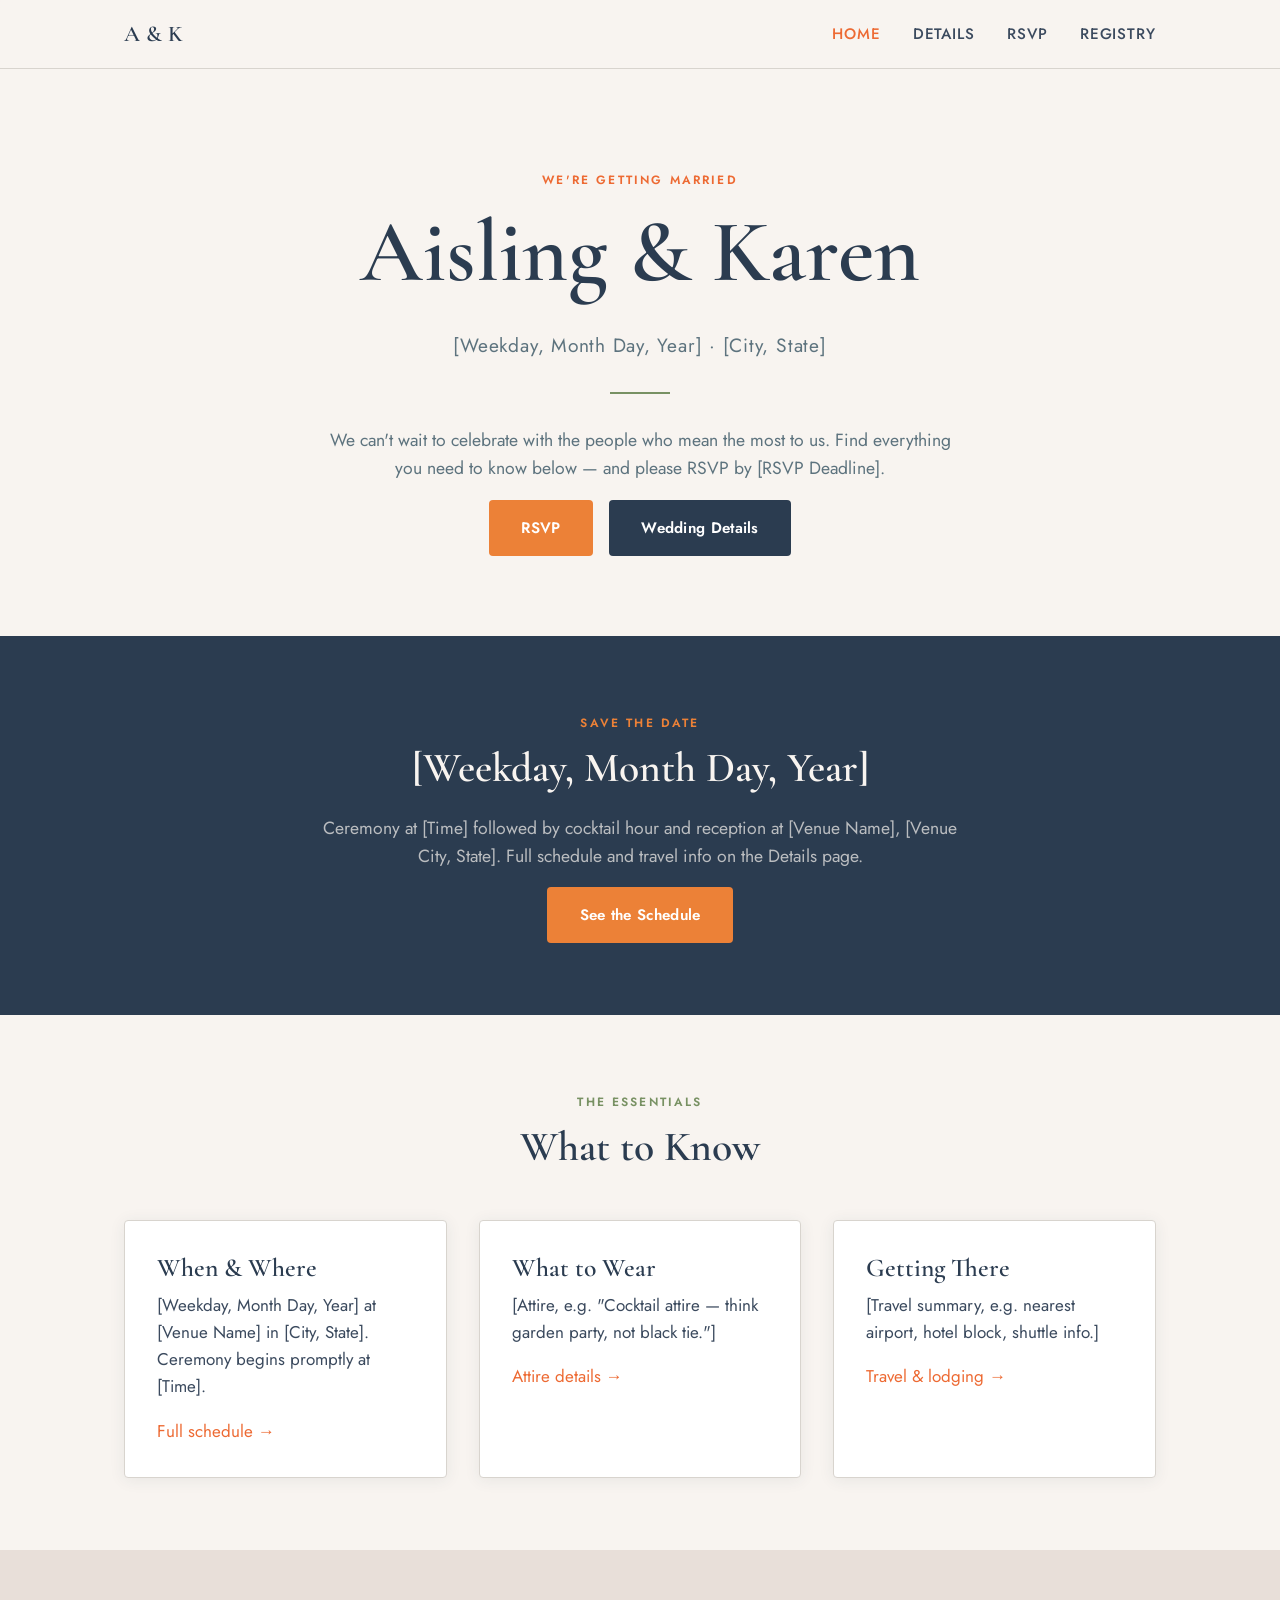
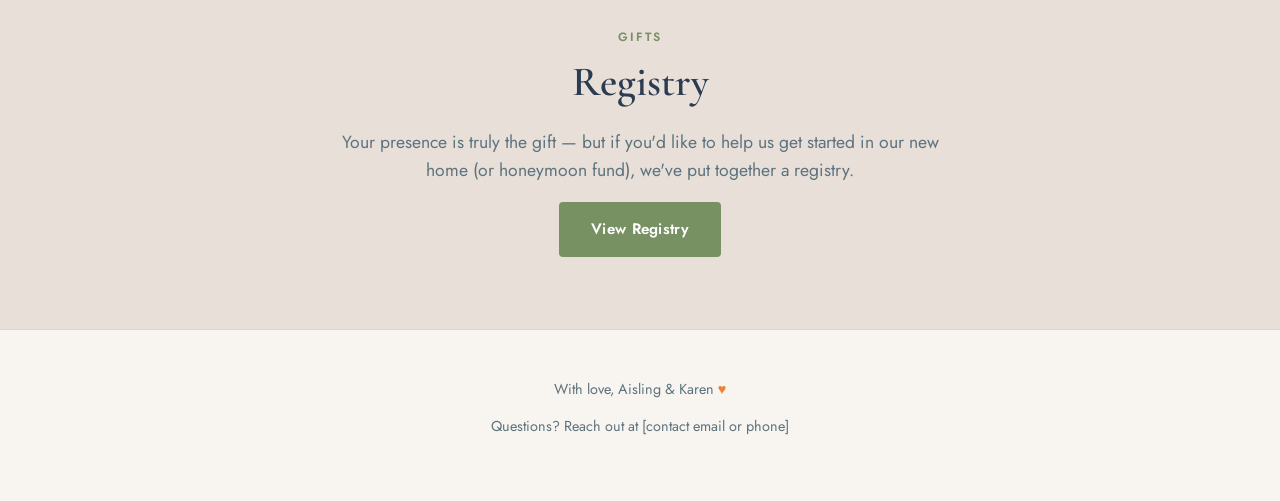
<file: index.html>
<!doctype html>
<html lang="en">
<head>
<meta charset="UTF-8" />
<meta name="viewport" content="width=device-width, initial-scale=1.0" />
<title>Aisling &amp; Karen | We're Getting Married</title>
<meta name="description" content="Join us to celebrate the wedding of Aisling and Karen on [Wedding Date] in [City, State]." />
<link rel="preconnect" href="https://fonts.googleapis.com" />
<link rel="preconnect" href="https://fonts.gstatic.com" crossorigin />
<link href="https://fonts.googleapis.com/css2?family=Cormorant+Garamond:wght@500;600;700&family=Jost:wght@400;500;600;700&display=swap" rel="stylesheet" />
<link rel="stylesheet" href="assets/css/style.css" />
</head>
<body>

<header class="site-header">
  <nav class="nav">
    <a class="nav-brand" href="index.html">A &amp; K</a>
    <button class="nav-toggle" aria-label="Toggle navigation" aria-expanded="false">
      <span></span><span></span><span></span>
    </button>
    <ul class="nav-links">
      <li><a href="index.html" class="is-active">Home</a></li>
      <li><a href="details.html">Details</a></li>
      <li><a href="rsvp.html">RSVP</a></li>
      <li><a href="registry.html">Registry</a></li>
    </ul>
  </nav>
</header>

<main>

  <section class="hero">
    <div class="container">
      <p class="eyebrow">We're getting married</p>
      <h1 class="hero-names">Aisling &amp; Karen</h1>
      <p class="hero-date">[Weekday, Month Day, Year] &middot; [City, State]</p>
      <hr class="hero-divider" />
      <p class="lede center">
        We can't wait to celebrate with the people who mean the most to us.
        Find everything you need to know below — and please RSVP by [RSVP Deadline].
      </p>
      <div class="hero-actions">
        <a href="rsvp.html" class="btn btn-primary">RSVP</a>
        <a href="details.html" class="btn btn-navy">Wedding Details</a>
      </div>
    </div>
  </section>

  <section class="section-navy">
    <div class="container center">
      <p class="eyebrow">Save the date</p>
      <h2>[Weekday, Month Day, Year]</h2>
      <p class="lede center">
        Ceremony at [Time] followed by cocktail hour and reception at [Venue Name],
        [Venue City, State]. Full schedule and travel info on the Details page.
      </p>
      <div class="hero-actions">
        <a href="details.html" class="btn btn-primary">See the Schedule</a>
      </div>
    </div>
  </section>

  <section>
    <div class="container">
      <div class="center" style="margin-bottom: 3rem;">
        <p class="eyebrow">The essentials</p>
        <h2>What to Know</h2>
      </div>
      <div class="grid grid-3">
        <div class="card">
          <h3>When &amp; Where</h3>
          <p>
            [Weekday, Month Day, Year] at [Venue Name] in [City, State].
            Ceremony begins promptly at [Time].
          </p>
          <a href="details.html#schedule">Full schedule &rarr;</a>
        </div>
        <div class="card">
          <h3>What to Wear</h3>
          <p>
            [Attire, e.g. "Cocktail attire — think garden party, not black tie."]
          </p>
          <a href="details.html#attire">Attire details &rarr;</a>
        </div>
        <div class="card">
          <h3>Getting There</h3>
          <p>
            [Travel summary, e.g. nearest airport, hotel block, shuttle info.]
          </p>
          <a href="details.html#travel">Travel &amp; lodging &rarr;</a>
        </div>
      </div>
    </div>
  </section>

  <section class="section-alt">
    <div class="container center">
      <p class="eyebrow">Gifts</p>
      <h2>Registry</h2>
      <p class="lede center">
        Your presence is truly the gift — but if you'd like to help us get started
        in our new home (or honeymoon fund), we've put together a registry.
      </p>
      <a href="registry.html" class="btn btn-sage">View Registry</a>
    </div>
  </section>

</main>

<footer class="site-footer">
  <div class="container">
    <p>With love, Aisling &amp; Karen <span class="heart">&hearts;</span></p>
    <p>Questions? Reach out at [contact email or phone]</p>
  </div>
</footer>

<script src="assets/js/main.js"></script>
</body>
</html>
</file>
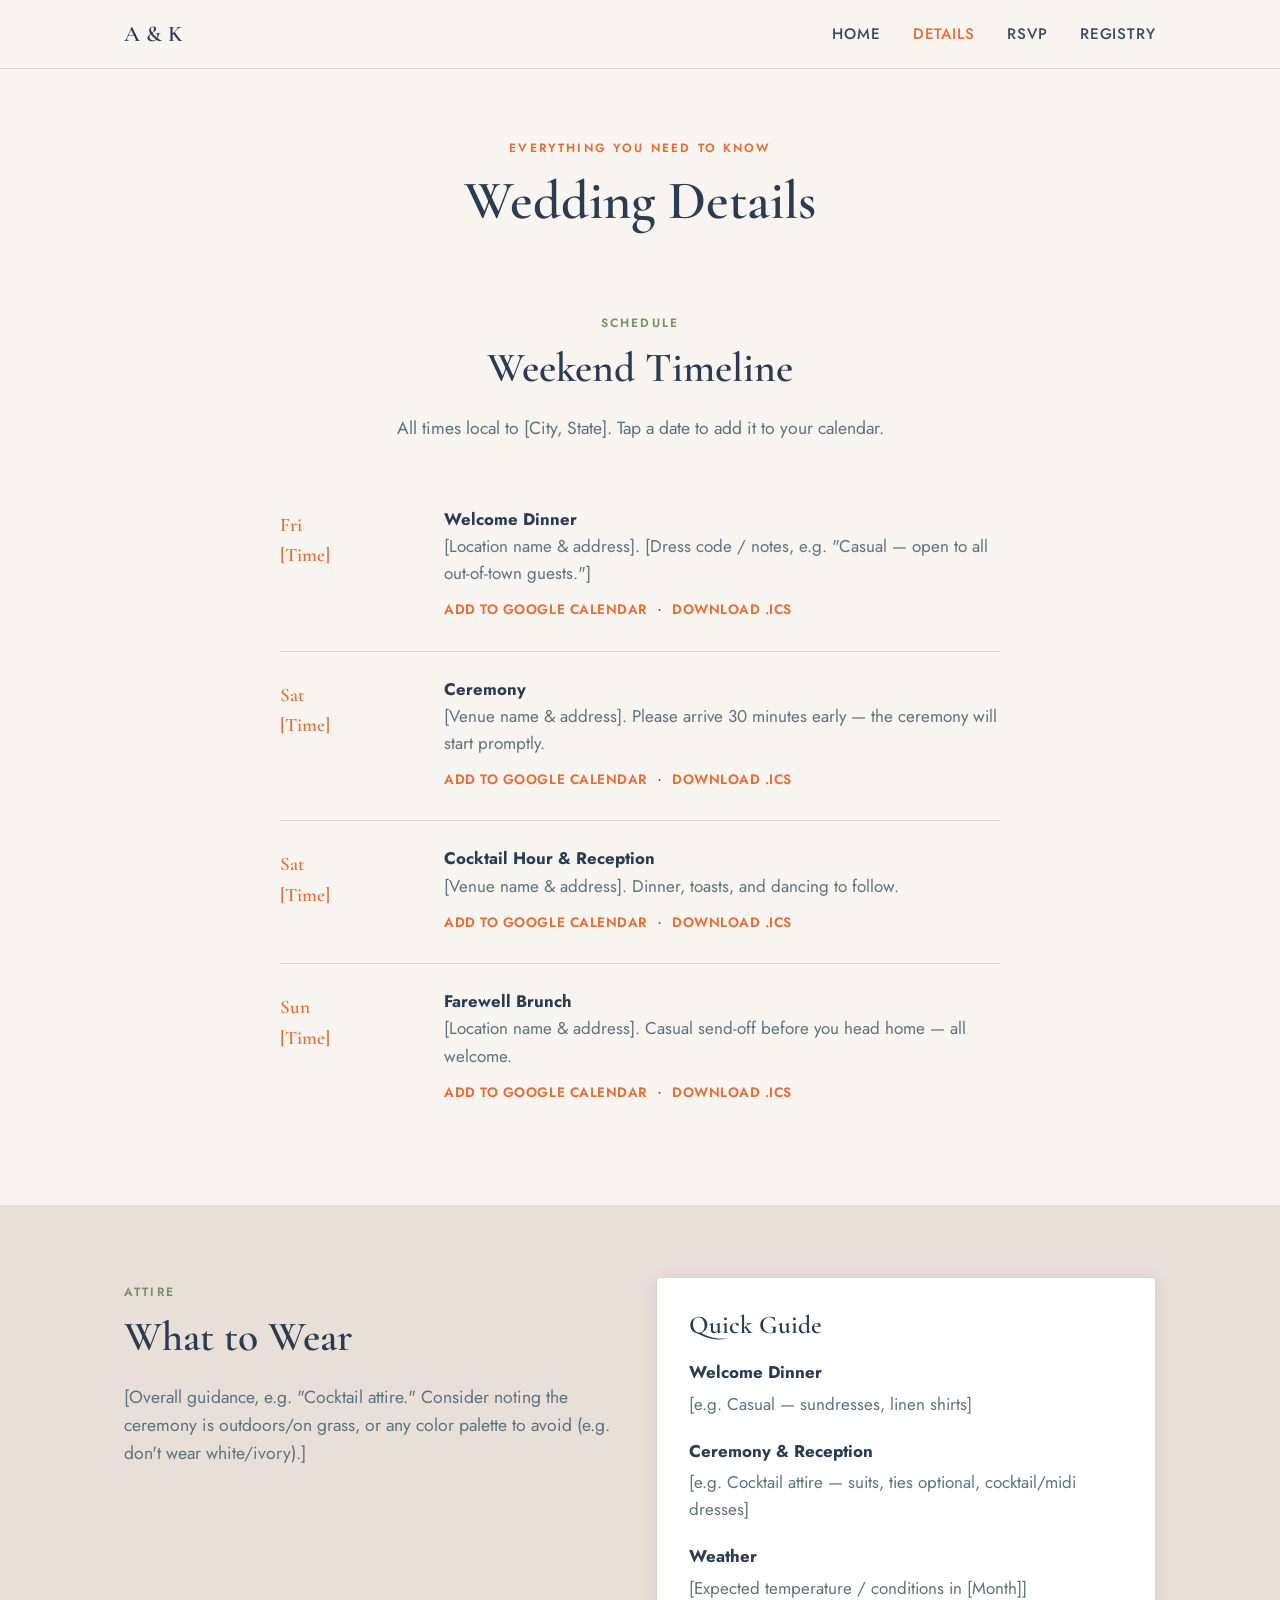
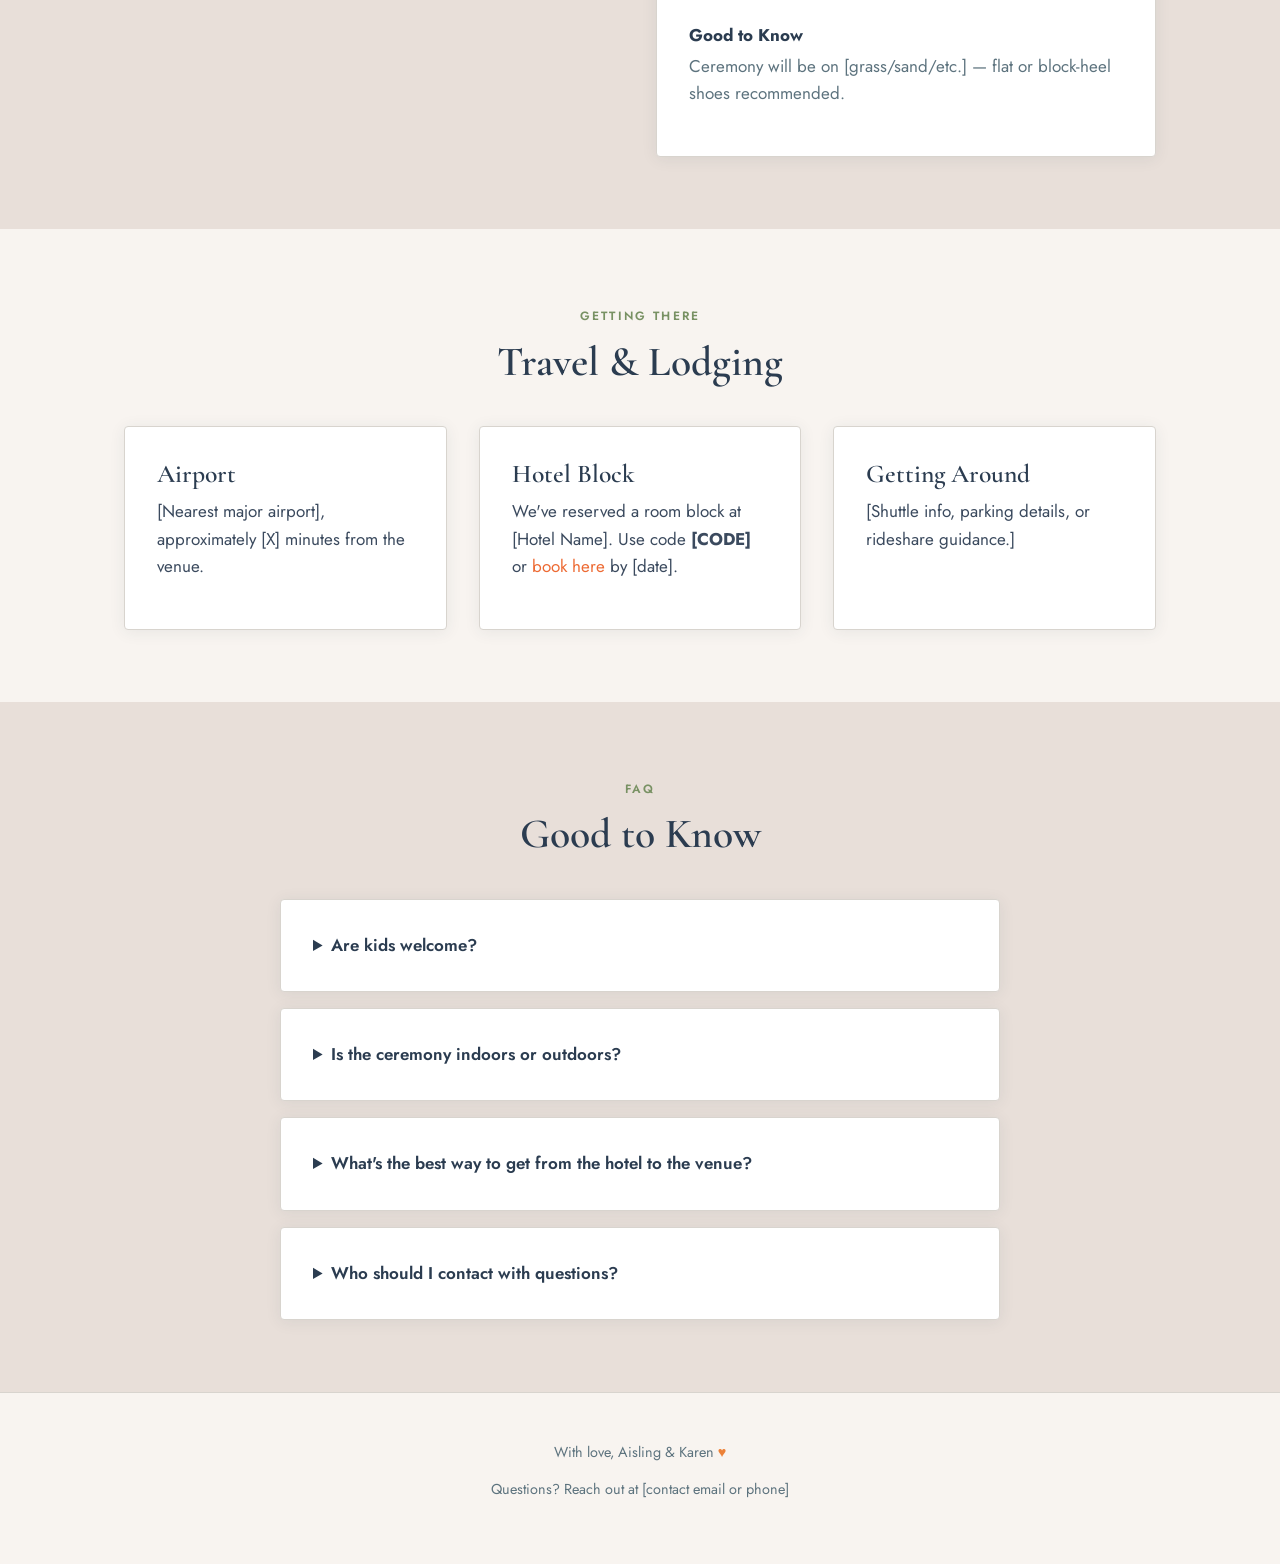
<file: details.html>
<!doctype html>
<html lang="en">
<head>
<meta charset="UTF-8" />
<meta name="viewport" content="width=device-width, initial-scale=1.0" />
<title>Wedding Details | Aisling &amp; Karen</title>
<link rel="preconnect" href="https://fonts.googleapis.com" />
<link rel="preconnect" href="https://fonts.gstatic.com" crossorigin />
<link href="https://fonts.googleapis.com/css2?family=Cormorant+Garamond:wght@500;600;700&family=Jost:wght@400;500;600;700&display=swap" rel="stylesheet" />
<link rel="stylesheet" href="assets/css/style.css" />
</head>
<body>

<header class="site-header">
  <nav class="nav">
    <a class="nav-brand" href="index.html">A &amp; K</a>
    <button class="nav-toggle" aria-label="Toggle navigation" aria-expanded="false">
      <span></span><span></span><span></span>
    </button>
    <ul class="nav-links">
      <li><a href="index.html">Home</a></li>
      <li><a href="details.html" class="is-active">Details</a></li>
      <li><a href="rsvp.html">RSVP</a></li>
      <li><a href="registry.html">Registry</a></li>
    </ul>
  </nav>
</header>

<main>

  <section class="hero" style="padding: 4rem 0 2rem;">
    <div class="container">
      <p class="eyebrow">Everything you need to know</p>
      <h1 style="font-size: clamp(2.2rem, 6vw, 3.4rem);">Wedding Details</h1>
    </div>
  </section>

  <section id="schedule" style="padding-top: 1rem;">
    <div class="container">
      <div class="center" style="margin-bottom: 2.5rem;">
        <p class="eyebrow">Schedule</p>
        <h2>Weekend Timeline</h2>
        <p class="lede center">All times local to [City, State]. Tap a date to add it to your calendar.</p>
      </div>

      <ul class="timeline">
        <li class="timeline-item">
          <div class="timeline-time">Fri<br />[Time]</div>
          <div class="timeline-body">
            <h4>Welcome Dinner</h4>
            <p>[Location name &amp; address]. [Dress code / notes, e.g. "Casual — open to all out-of-town guests."]</p>
            <a class="timeline-cal-link" href="#" data-cal-google
               data-title="Welcome Dinner — Aisling &amp; Karen Wedding"
               data-start="2026-10-09T18:00"
               data-end="2026-10-09T21:00"
               data-location="[Location address]"
               data-description="Welcome dinner ahead of the wedding.">Add to Google Calendar</a>
            &nbsp;&middot;&nbsp;
            <a class="timeline-cal-link" href="#" data-cal-ics
               data-title="Welcome Dinner — Aisling &amp; Karen Wedding"
               data-start="2026-10-09T18:00"
               data-end="2026-10-09T21:00"
               data-location="[Location address]"
               data-description="Welcome dinner ahead of the wedding.">Download .ics</a>
          </div>
        </li>

        <li class="timeline-item">
          <div class="timeline-time">Sat<br />[Time]</div>
          <div class="timeline-body">
            <h4>Ceremony</h4>
            <p>[Venue name &amp; address]. Please arrive 30 minutes early — the ceremony will start promptly.</p>
            <a class="timeline-cal-link" href="#" data-cal-google
               data-title="Ceremony — Aisling &amp; Karen Wedding"
               data-start="2026-10-10T16:00"
               data-end="2026-10-10T17:00"
               data-location="[Venue address]"
               data-description="Wedding ceremony.">Add to Google Calendar</a>
            &nbsp;&middot;&nbsp;
            <a class="timeline-cal-link" href="#" data-cal-ics
               data-title="Ceremony — Aisling &amp; Karen Wedding"
               data-start="2026-10-10T16:00"
               data-end="2026-10-10T17:00"
               data-location="[Venue address]"
               data-description="Wedding ceremony.">Download .ics</a>
          </div>
        </li>

        <li class="timeline-item">
          <div class="timeline-time">Sat<br />[Time]</div>
          <div class="timeline-body">
            <h4>Cocktail Hour &amp; Reception</h4>
            <p>[Venue name &amp; address]. Dinner, toasts, and dancing to follow.</p>
            <a class="timeline-cal-link" href="#" data-cal-google
               data-title="Reception — Aisling &amp; Karen Wedding"
               data-start="2026-10-10T17:30"
               data-end="2026-10-10T23:00"
               data-location="[Venue address]"
               data-description="Cocktail hour, dinner, and reception.">Add to Google Calendar</a>
            &nbsp;&middot;&nbsp;
            <a class="timeline-cal-link" href="#" data-cal-ics
               data-title="Reception — Aisling &amp; Karen Wedding"
               data-start="2026-10-10T17:30"
               data-end="2026-10-10T23:00"
               data-location="[Venue address]"
               data-description="Cocktail hour, dinner, and reception.">Download .ics</a>
          </div>
        </li>

        <li class="timeline-item">
          <div class="timeline-time">Sun<br />[Time]</div>
          <div class="timeline-body">
            <h4>Farewell Brunch</h4>
            <p>[Location name &amp; address]. Casual send-off before you head home — all welcome.</p>
            <a class="timeline-cal-link" href="#" data-cal-google
               data-title="Farewell Brunch — Aisling &amp; Karen Wedding"
               data-start="2026-10-11T10:00"
               data-end="2026-10-11T12:00"
               data-location="[Location address]"
               data-description="Farewell brunch.">Add to Google Calendar</a>
            &nbsp;&middot;&nbsp;
            <a class="timeline-cal-link" href="#" data-cal-ics
               data-title="Farewell Brunch — Aisling &amp; Karen Wedding"
               data-start="2026-10-11T10:00"
               data-end="2026-10-11T12:00"
               data-location="[Location address]"
               data-description="Farewell brunch.">Download .ics</a>
          </div>
        </li>
      </ul>
    </div>
  </section>

  <section id="attire" class="section-alt">
    <div class="container">
      <div class="grid grid-2" style="align-items: start;">
        <div>
          <p class="eyebrow">Attire</p>
          <h2>What to Wear</h2>
          <p class="lede">
            [Overall guidance, e.g. "Cocktail attire." Consider noting the ceremony is outdoors/on grass,
            or any color palette to avoid (e.g. don't wear white/ivory).]
          </p>
        </div>
        <div class="card">
          <h3>Quick Guide</h3>
          <dl class="info-list mt-0">
            <dt>Welcome Dinner</dt>
            <dd>[e.g. Casual — sundresses, linen shirts]</dd>
            <dt>Ceremony &amp; Reception</dt>
            <dd>[e.g. Cocktail attire — suits, ties optional, cocktail/midi dresses]</dd>
            <dt>Weather</dt>
            <dd>[Expected temperature / conditions in [Month]]</dd>
            <dt>Good to Know</dt>
            <dd>Ceremony will be on [grass/sand/etc.] — flat or block-heel shoes recommended.</dd>
          </dl>
        </div>
      </div>
    </div>
  </section>

  <section id="travel">
    <div class="container">
      <div class="center" style="margin-bottom: 2.5rem;">
        <p class="eyebrow">Getting there</p>
        <h2>Travel &amp; Lodging</h2>
      </div>
      <div class="grid grid-3">
        <div class="card">
          <h3>Airport</h3>
          <p>[Nearest major airport], approximately [X] minutes from the venue.</p>
        </div>
        <div class="card">
          <h3>Hotel Block</h3>
          <p>
            We've reserved a room block at [Hotel Name]. Use code <strong>[CODE]</strong> or
            <a href="[booking link]" target="_blank" rel="noopener">book here</a> by [date].
          </p>
        </div>
        <div class="card">
          <h3>Getting Around</h3>
          <p>[Shuttle info, parking details, or rideshare guidance.]</p>
        </div>
      </div>
    </div>
  </section>

  <section class="section-alt">
    <div class="container">
      <div class="center" style="margin-bottom: 2.5rem;">
        <p class="eyebrow">FAQ</p>
        <h2>Good to Know</h2>
      </div>
      <div style="max-width: 720px; margin: 0 auto;">
        <details class="card" style="margin-bottom: 1rem;">
          <summary style="cursor: pointer; font-weight: 600; color: var(--navy);">Are kids welcome?</summary>
          <p style="margin-top: 0.75rem;">[Your answer here.]</p>
        </details>
        <details class="card" style="margin-bottom: 1rem;">
          <summary style="cursor: pointer; font-weight: 600; color: var(--navy);">Is the ceremony indoors or outdoors?</summary>
          <p style="margin-top: 0.75rem;">[Your answer here.]</p>
        </details>
        <details class="card" style="margin-bottom: 1rem;">
          <summary style="cursor: pointer; font-weight: 600; color: var(--navy);">What's the best way to get from the hotel to the venue?</summary>
          <p style="margin-top: 0.75rem;">[Your answer here.]</p>
        </details>
        <details class="card">
          <summary style="cursor: pointer; font-weight: 600; color: var(--navy);">Who should I contact with questions?</summary>
          <p style="margin-top: 0.75rem;">Reach out to [name] at [email/phone].</p>
        </details>
      </div>
    </div>
  </section>

</main>

<footer class="site-footer">
  <div class="container">
    <p>With love, Aisling &amp; Karen <span class="heart">&hearts;</span></p>
    <p>Questions? Reach out at [contact email or phone]</p>
  </div>
</footer>

<script src="assets/js/main.js"></script>
<script src="assets/js/calendar.js"></script>
</body>
</html>
</file>
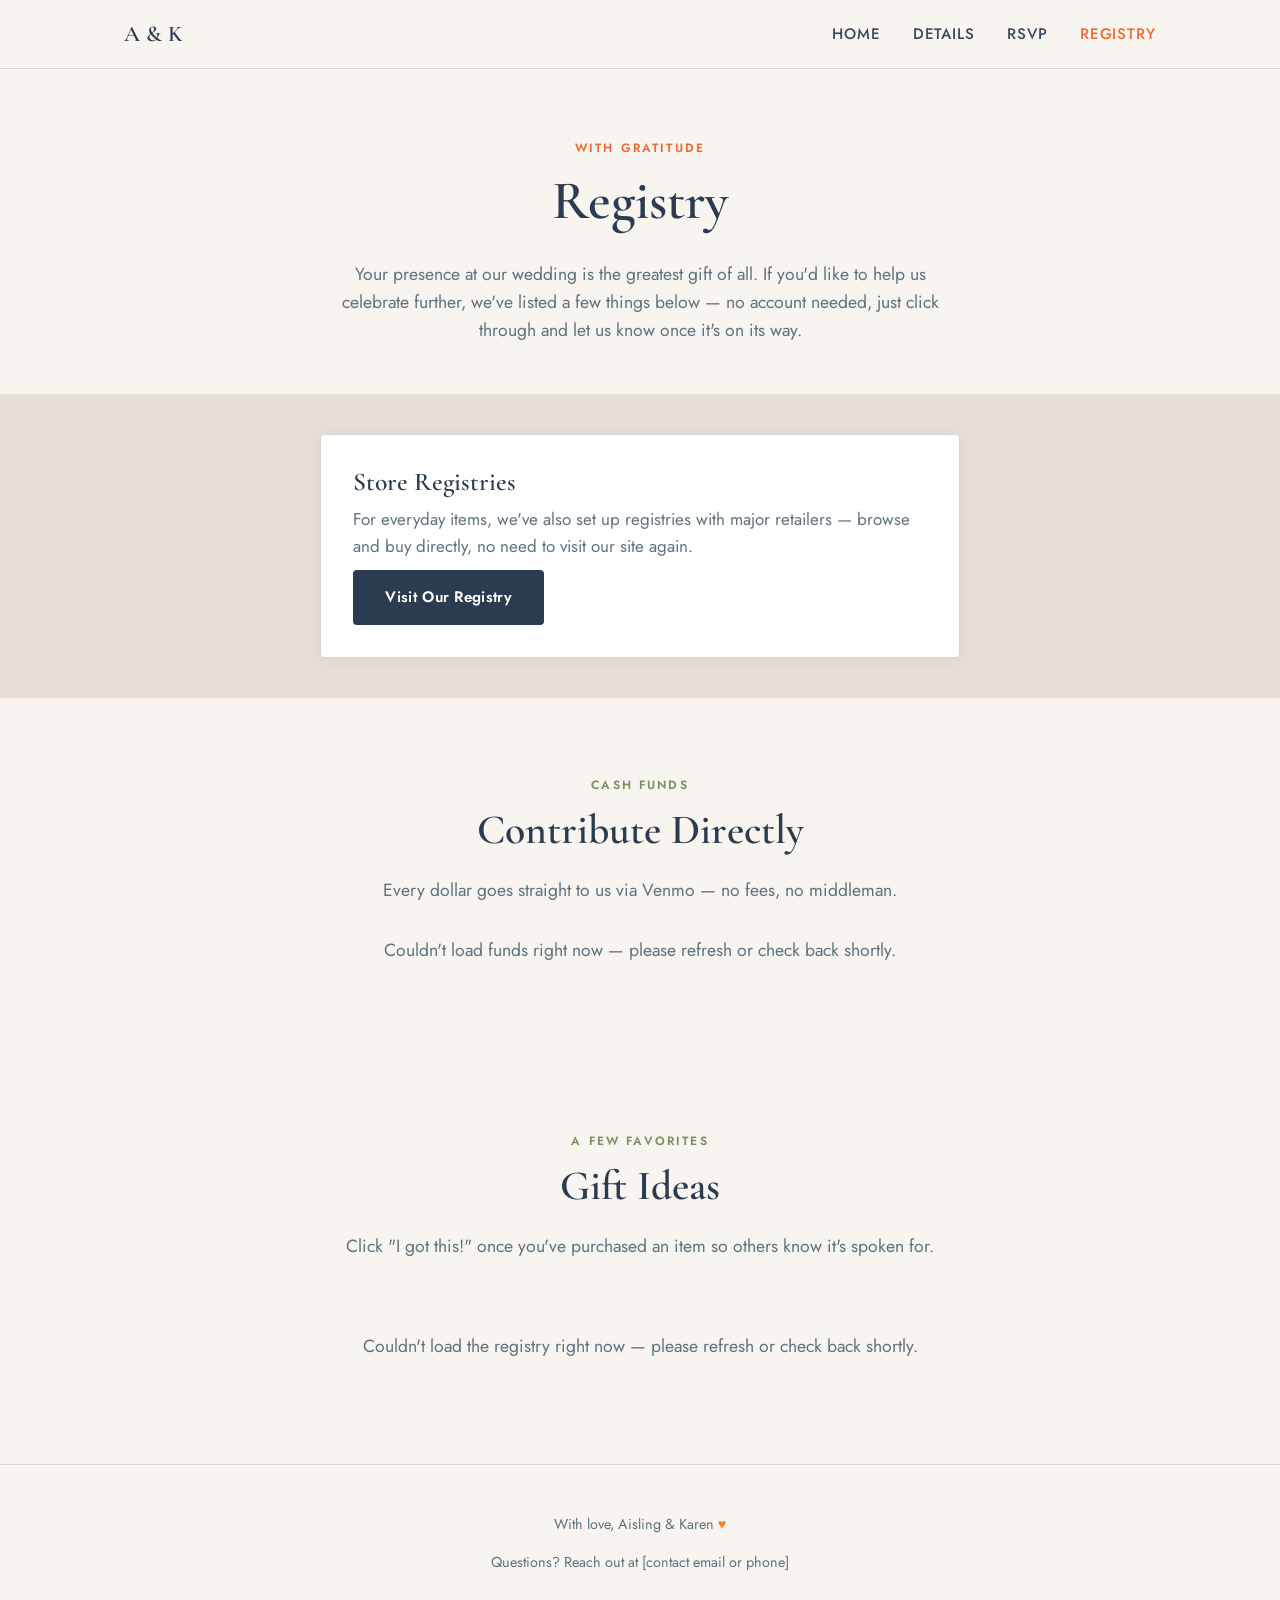
<file: registry.html>
<!doctype html>
<html lang="en">
<head>
<meta charset="UTF-8" />
<meta name="viewport" content="width=device-width, initial-scale=1.0" />
<title>Registry | Aisling &amp; Karen</title>
<link rel="preconnect" href="https://fonts.googleapis.com" />
<link rel="preconnect" href="https://fonts.gstatic.com" crossorigin />
<link href="https://fonts.googleapis.com/css2?family=Cormorant+Garamond:wght@500;600;700&family=Jost:wght@400;500;600;700&display=swap" rel="stylesheet" />
<link rel="stylesheet" href="assets/css/style.css" />
</head>
<body>

<header class="site-header">
  <nav class="nav">
    <a class="nav-brand" href="index.html">A &amp; K</a>
    <button class="nav-toggle" aria-label="Toggle navigation" aria-expanded="false">
      <span></span><span></span><span></span>
    </button>
    <ul class="nav-links">
      <li><a href="index.html">Home</a></li>
      <li><a href="details.html">Details</a></li>
      <li><a href="rsvp.html">RSVP</a></li>
      <li><a href="registry.html" class="is-active">Registry</a></li>
    </ul>
  </nav>
</header>

<main>

  <section class="hero" style="padding: 4rem 0 2rem;">
    <div class="container">
      <p class="eyebrow">With gratitude</p>
      <h1 style="font-size: clamp(2.2rem, 6vw, 3.4rem);">Registry</h1>
      <p class="lede center">
        Your presence at our wedding is the greatest gift of all. If you'd like to help us
        celebrate further, we've listed a few things below — no account needed, just click
        through and let us know once it's on its way.
      </p>
    </div>
  </section>

  <section class="section-alt" style="padding: 2.5rem 0;">
    <div class="container">
      <div class="card" style="max-width: 640px; margin: 0 auto;">
        <h3>Store Registries</h3>
        <p class="registry-desc">
          For everyday items, we've also set up registries with major retailers —
          browse and buy directly, no need to visit our site again.
        </p>
        <a href="https://www.myregistry.com/giftlist/aislingandkaren" target="_blank" rel="noopener" class="btn btn-navy">Visit Our Registry</a>
      </div>
    </div>
  </section>

  <section>
    <div class="container">
      <div class="center" style="margin-bottom: 2rem;">
        <p class="eyebrow">Cash funds</p>
        <h2>Contribute Directly</h2>
        <p class="lede center">Every dollar goes straight to us via Venmo — no fees, no middleman.</p>
      </div>
      <div class="fund-grid" id="fund-grid"></div>
    </div>
  </section>

  <section>
    <div class="container">
      <div class="center" style="margin-bottom: 2rem;">
        <p class="eyebrow">A few favorites</p>
        <h2>Gift Ideas</h2>
        <p class="lede center">Click "I got this!" once you've purchased an item so others know it's spoken for.</p>
      </div>

      <div class="registry-filter" id="registry-filter"></div>

      <div id="registry-status" class="center lede" style="margin: 0 auto 2rem;"></div>

      <div class="registry-list" id="registry-list"></div>
    </div>
  </section>

</main>

<div class="modal-overlay" id="claim-modal">
  <div class="modal">
    <h3>Claim this gift</h3>
    <p class="lede">Let us know who's getting this so we can send a proper thank-you.</p>
    <div class="form-row">
      <label for="claim-name">Your name</label>
      <input type="text" id="claim-name" required />
    </div>
    <div class="form-row">
      <label for="claim-email">Email (optional)</label>
      <input type="email" id="claim-email" />
    </div>
    <div class="modal-actions">
      <button class="btn btn-secondary" id="claim-cancel" type="button">Cancel</button>
      <button class="btn btn-primary" id="claim-confirm" type="button">Confirm</button>
    </div>
  </div>
</div>

<footer class="site-footer">
  <div class="container">
    <p>With love, Aisling &amp; Karen <span class="heart">&hearts;</span></p>
    <p>Questions? Reach out at [contact email or phone]</p>
  </div>
</footer>

<script src="assets/js/main.js"></script>
<script src="assets/js/config.js"></script>
<script src="assets/js/registry.js"></script>
<script src="assets/js/funds.js"></script>
</body>
</html>
</file>
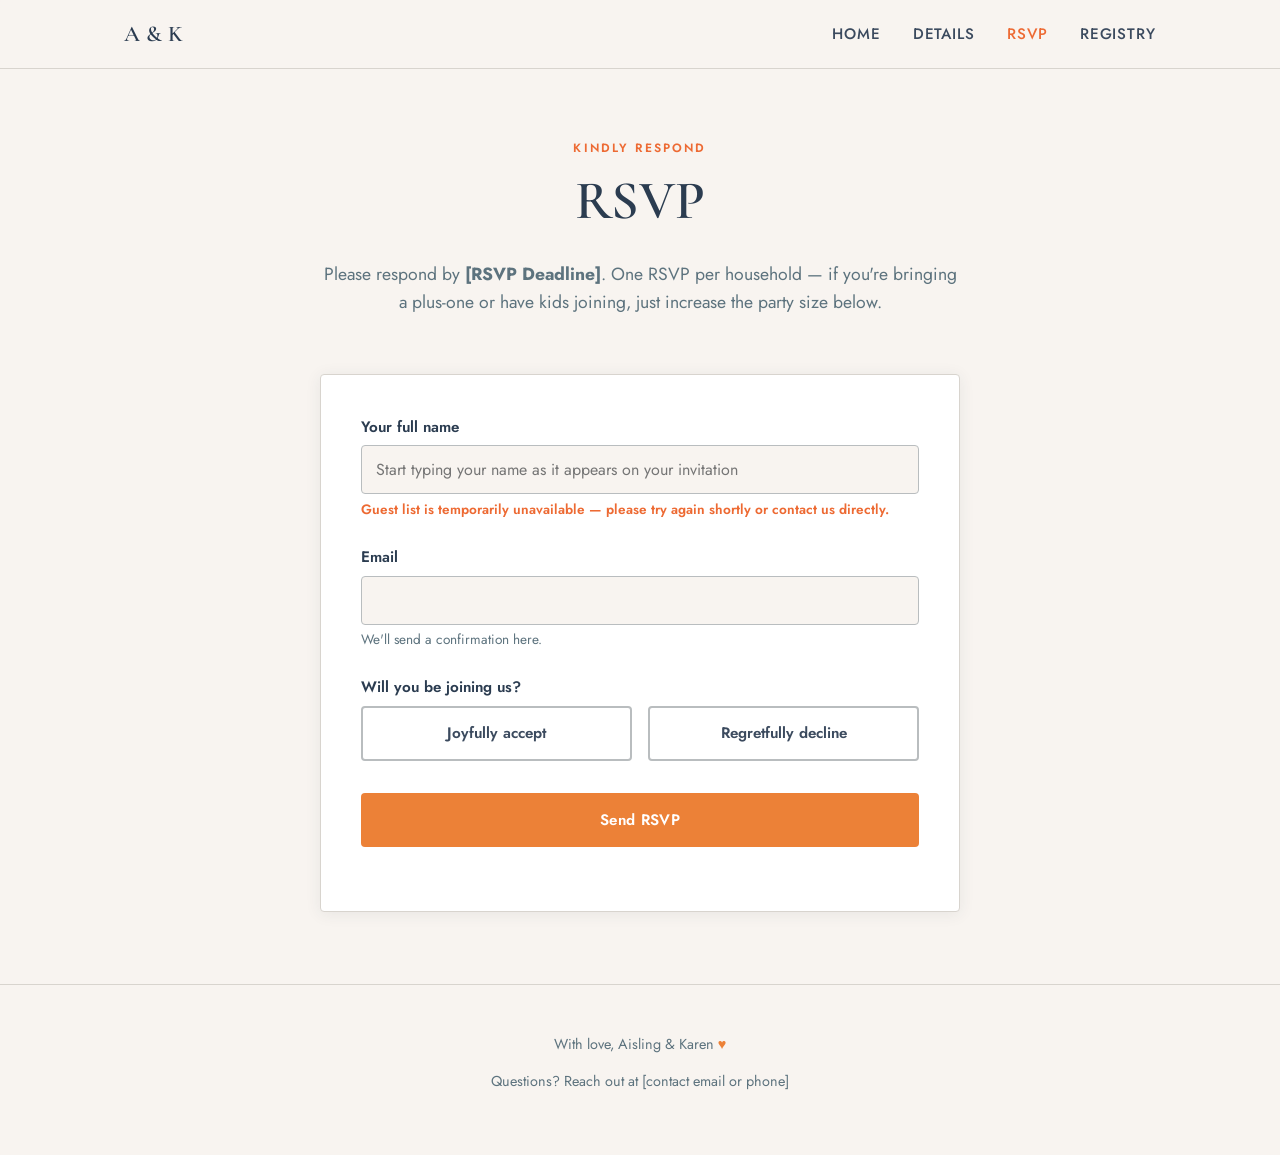
<file: rsvp.html>
<!doctype html>
<html lang="en">
<head>
<meta charset="UTF-8" />
<meta name="viewport" content="width=device-width, initial-scale=1.0" />
<title>RSVP | Aisling &amp; Karen</title>
<link rel="preconnect" href="https://fonts.googleapis.com" />
<link rel="preconnect" href="https://fonts.gstatic.com" crossorigin />
<link href="https://fonts.googleapis.com/css2?family=Cormorant+Garamond:wght@500;600;700&family=Jost:wght@400;500;600;700&display=swap" rel="stylesheet" />
<link rel="stylesheet" href="assets/css/style.css" />
</head>
<body>

<header class="site-header">
  <nav class="nav">
    <a class="nav-brand" href="index.html">A &amp; K</a>
    <button class="nav-toggle" aria-label="Toggle navigation" aria-expanded="false">
      <span></span><span></span><span></span>
    </button>
    <ul class="nav-links">
      <li><a href="index.html">Home</a></li>
      <li><a href="details.html">Details</a></li>
      <li><a href="rsvp.html" class="is-active">RSVP</a></li>
      <li><a href="registry.html">Registry</a></li>
    </ul>
  </nav>
</header>

<main>

  <section class="hero" style="padding: 4rem 0 2.5rem;">
    <div class="container">
      <p class="eyebrow">Kindly respond</p>
      <h1 style="font-size: clamp(2.2rem, 6vw, 3.4rem);">RSVP</h1>
      <p class="lede center">Please respond by <strong>[RSVP Deadline]</strong>. One RSVP per household — if you're bringing a plus-one or have kids joining, just increase the party size below.</p>
    </div>
  </section>

  <section style="padding-top: 0;">
    <div class="container">
      <form id="rsvp-form" class="form">

        <div class="form-row autocomplete">
          <label for="full-name">Your full name</label>
          <input type="text" id="full-name" name="fullName" required autocomplete="off" placeholder="Start typing your name as it appears on your invitation" />
          <div id="name-dropdown" class="autocomplete-dropdown"></div>
          <p id="name-hint" class="form-hint">We'll match this against your invitation to show your available party size.</p>
        </div>

        <div class="form-row">
          <label for="email">Email</label>
          <input type="email" id="email" name="email" required autocomplete="email" />
          <p class="form-hint">We'll send a confirmation here.</p>
        </div>

        <div class="form-row">
          <label>Will you be joining us?</label>
          <div class="radio-group" role="radiogroup">
            <div class="radio-pill">
              <input type="radio" id="attending-yes" name="attending" value="Yes" required />
              <label for="attending-yes">Joyfully accept</label>
            </div>
            <div class="radio-pill">
              <input type="radio" id="attending-no" name="attending" value="No" required />
              <label for="attending-no">Regretfully decline</label>
            </div>
          </div>
        </div>

        <div id="attending-fields" class="hidden">
          <div class="form-row">
            <label for="party-size">Total number of guests in your party (including you)</label>
            <input type="number" id="party-size" name="partySize" min="1" max="1" value="1" />
            <p class="form-hint">Capped at the number of seats on your invitation.</p>
          </div>

          <div id="guest-list"></div>

          <div class="form-row">
            <label for="notes">Anything else we should know?</label>
            <textarea id="notes" name="notes" rows="3" placeholder="Song requests, accessibility needs, etc."></textarea>
          </div>
        </div>

        <div class="form-row" style="margin-top: 2rem;">
          <button type="submit" class="btn btn-primary btn-block" id="submit-btn">Send RSVP</button>
        </div>

        <div id="form-status" class="form-status"></div>
      </form>
    </div>
  </section>

</main>

<footer class="site-footer">
  <div class="container">
    <p>With love, Aisling &amp; Karen <span class="heart">&hearts;</span></p>
    <p>Questions? Reach out at [contact email or phone]</p>
  </div>
</footer>

<script src="assets/js/main.js"></script>
<script src="assets/js/config.js"></script>
<script src="assets/js/rsvp.js"></script>
</body>
</html>
</file>
<file: assets/css/style.css>
/* ==========================================================================
   Design tokens
   Palette sources:
   https://coolors.co/789163-e8ca99-ec8137-5d737e-3b4a5e-e8dfd9
   https://coolors.co/e2c4a1-777d4b-2b3c50-5c7079-ed6a33-b9bdbf
   Strategy: neutrals (cream/tan/grey/navy-text) carry the site;
   sage and burnt orange are used sparingly as accents.
   ========================================================================== */

:root {
  /* neutrals */
  --cream: #f8f4f0;
  --bg: #f8f4f0;
  --bg-alt: #e8dfd9;
  --tan: #e8ca99;
  --tan-deep: #e2c4a1;
  --grey: #b9bdbf;
  --grey-line: #d8d4ce;
  --white: #ffffff;

  /* text */
  --navy: #2b3c50;
  --navy-soft: #3b4a5e;
  --slate: #5d737e;

  /* accents (use sparingly) */
  --sage: #789163;
  --olive: #777d4b;
  --orange: #ec8137;
  --orange-deep: #ed6a33;

  /* type */
  --font-display: "Cormorant Garamond", Georgia, "Times New Roman", serif;
  --font-body: "Jost", "Helvetica Neue", Arial, sans-serif;

  /* layout */
  --max-width: 1080px;
  --radius: 4px;
  --shadow: 0 2px 16px rgba(43, 60, 80, 0.08);
}

* {
  box-sizing: border-box;
}

html {
  scroll-behavior: smooth;
}

body {
  margin: 0;
  background: var(--bg);
  color: var(--navy-soft);
  font-family: var(--font-body);
  font-size: 17px;
  line-height: 1.6;
  -webkit-font-smoothing: antialiased;
}

img {
  max-width: 100%;
  display: block;
}

a {
  color: var(--orange-deep);
  text-decoration: none;
}

a:hover {
  text-decoration: underline;
}

h1, h2, h3, h4 {
  font-family: var(--font-display);
  color: var(--navy);
  font-weight: 600;
  line-height: 1.15;
  margin: 0 0 0.5em;
}

h1 { font-size: clamp(2.5rem, 6vw, 4rem); }
h2 { font-size: clamp(1.9rem, 4vw, 2.6rem); }
h3 { font-size: clamp(1.3rem, 3vw, 1.6rem); }

p { margin: 0 0 1em; }

.eyebrow {
  display: inline-block;
  font-family: var(--font-body);
  text-transform: uppercase;
  letter-spacing: 0.18em;
  font-size: 0.75rem;
  color: var(--sage);
  font-weight: 600;
  margin-bottom: 0.75rem;
}

.container {
  max-width: var(--max-width);
  margin: 0 auto;
  padding: 0 1.5rem;
}

section {
  padding: 4.5rem 0;
}

.section-alt {
  background: var(--bg-alt);
}

/* dark charcoal-blue band — used sparingly as a bold accent moment,
   not as the default text/background treatment */
.section-navy {
  background: var(--navy);
  color: rgba(248, 244, 240, 0.85);
}

.section-navy h1,
.section-navy h2,
.section-navy h3,
.section-navy h4 {
  color: var(--cream);
}

.section-navy .eyebrow {
  color: var(--orange);
}

.section-navy .lede {
  color: rgba(248, 244, 240, 0.7);
}

.section-navy a:not(.btn) {
  color: var(--tan);
}

.section-navy .hero-divider {
  background: var(--orange);
}

.center {
  text-align: center;
}

.lede {
  max-width: 640px;
  color: var(--slate);
  font-size: 1.1rem;
}

.lede.center {
  margin-left: auto;
  margin-right: auto;
}

/* ---------- buttons ---------- */

.btn {
  display: inline-block;
  padding: 0.85rem 1.9rem;
  border-radius: var(--radius);
  font-family: var(--font-body);
  font-weight: 600;
  font-size: 0.95rem;
  letter-spacing: 0.02em;
  cursor: pointer;
  border: 2px solid transparent;
  transition: transform 0.15s ease, box-shadow 0.15s ease, background 0.15s ease, color 0.15s ease;
  text-decoration: none;
}

.btn:hover {
  text-decoration: none;
  transform: translateY(-1px);
}

.btn-primary {
  background: var(--orange);
  color: var(--white);
}

.btn-primary:hover {
  background: var(--orange-deep);
  box-shadow: 0 6px 18px rgba(236, 129, 55, 0.35);
}

.btn-secondary {
  background: transparent;
  color: var(--navy);
  border-color: var(--navy);
}

.btn-secondary:hover {
  background: var(--navy);
  color: var(--white);
}

.btn-sage {
  background: var(--sage);
  color: var(--white);
}

.btn-sage:hover {
  background: var(--olive);
}

.btn-navy {
  background: var(--navy);
  color: var(--white);
}

.btn-navy:hover {
  background: var(--navy-soft);
  box-shadow: 0 6px 18px rgba(43, 60, 80, 0.35);
}

.btn-block {
  display: block;
  width: 100%;
  text-align: center;
}

.btn[disabled],
.btn.is-disabled {
  opacity: 0.5;
  pointer-events: none;
}

/* ---------- nav ---------- */

.site-header {
  position: sticky;
  top: 0;
  z-index: 50;
  background: rgba(248, 244, 240, 0.92);
  backdrop-filter: blur(6px);
  border-bottom: 1px solid var(--grey-line);
}

.nav {
  display: flex;
  align-items: center;
  justify-content: space-between;
  padding: 1rem 1.5rem;
  max-width: var(--max-width);
  margin: 0 auto;
}

.nav-brand {
  font-family: var(--font-display);
  font-size: 1.4rem;
  font-weight: 600;
  color: var(--navy);
  letter-spacing: 0.02em;
}

.nav-brand:hover {
  text-decoration: none;
}

.nav-links {
  display: flex;
  gap: 2rem;
  list-style: none;
  margin: 0;
  padding: 0;
}

.nav-links a {
  color: var(--navy-soft);
  font-weight: 500;
  font-size: 0.95rem;
  text-transform: uppercase;
  letter-spacing: 0.06em;
}

.nav-links a.is-active {
  color: var(--orange-deep);
}

.nav-links a:hover {
  color: var(--orange-deep);
  text-decoration: none;
}

.nav-toggle {
  display: none;
  background: none;
  border: none;
  cursor: pointer;
  padding: 0.5rem;
}

.nav-toggle span {
  display: block;
  width: 24px;
  height: 2px;
  background: var(--navy);
  margin: 5px 0;
  transition: transform 0.2s ease, opacity 0.2s ease;
}

@media (max-width: 720px) {
  .nav-toggle {
    display: block;
  }

  .nav-links {
    position: absolute;
    top: 100%;
    left: 0;
    right: 0;
    background: var(--cream);
    flex-direction: column;
    gap: 0;
    max-height: 0;
    overflow: hidden;
    border-bottom: 1px solid var(--grey-line);
    transition: max-height 0.25s ease;
  }

  .nav-links.is-open {
    max-height: 400px;
  }

  .nav-links a {
    display: block;
    padding: 1rem 1.5rem;
    border-top: 1px solid var(--grey-line);
  }
}

/* ---------- hero ---------- */

.hero {
  padding: 6rem 0 5rem;
  text-align: center;
}

.hero .eyebrow {
  color: var(--orange-deep);
}

.hero-names {
  font-family: var(--font-display);
  font-size: clamp(3rem, 9vw, 5.5rem);
  color: var(--navy);
  margin-bottom: 0.3em;
}

.hero-date {
  font-size: 1.2rem;
  color: var(--slate);
  letter-spacing: 0.04em;
  margin-bottom: 2rem;
}

.hero-actions {
  display: flex;
  gap: 1rem;
  justify-content: center;
  flex-wrap: wrap;
}

.hero-divider {
  width: 60px;
  height: 2px;
  background: var(--sage);
  margin: 2rem auto;
  border: none;
}

/* ---------- cards / grid ---------- */

.grid {
  display: grid;
  gap: 2rem;
}

.grid-3 {
  grid-template-columns: repeat(3, 1fr);
}

.grid-2 {
  grid-template-columns: repeat(2, 1fr);
}

@media (max-width: 800px) {
  .grid-3, .grid-2 {
    grid-template-columns: 1fr;
  }
}

.card {
  background: var(--white);
  border-radius: var(--radius);
  padding: 2rem;
  box-shadow: var(--shadow);
  border: 1px solid var(--grey-line);
}

.card h3 {
  margin-bottom: 0.6rem;
}

.card-icon {
  width: 40px;
  height: 40px;
  margin-bottom: 1rem;
  color: var(--sage);
}

/* ---------- funds ---------- */

.fund-grid {
  display: grid;
  grid-template-columns: repeat(auto-fit, minmax(260px, 1fr));
  gap: 1.75rem;
}

.fund-card {
  background: var(--white);
  border-radius: var(--radius);
  overflow: hidden;
  box-shadow: var(--shadow);
  border: 1px solid var(--grey-line);
  display: flex;
  flex-direction: column;
}

.fund-img {
  width: 100%;
  height: 160px;
  object-fit: cover;
  background: var(--bg-alt);
}

.fund-body {
  padding: 1.75rem;
  display: flex;
  flex-direction: column;
  flex: 1;
}

.fund-desc {
  color: var(--slate);
  font-size: 0.95rem;
  flex: 1;
}

.fund-progress-track {
  width: 100%;
  height: 10px;
  border-radius: 999px;
  background: var(--bg-alt);
  overflow: hidden;
  margin: 1rem 0 0.5rem;
}

.fund-progress-fill {
  height: 100%;
  background: var(--orange);
  border-radius: 999px;
  transition: width 0.3s ease;
}

.fund-progress-fill.is-complete {
  background: var(--sage);
}

.fund-progress-label {
  display: flex;
  justify-content: space-between;
  font-size: 0.85rem;
  color: var(--navy);
  font-weight: 600;
  margin-bottom: 1.25rem;
}

.fund-progress-label span:last-child {
  color: var(--slate);
  font-weight: 500;
}

/* ---------- timeline (schedule) ---------- */

.timeline {
  list-style: none;
  margin: 0;
  padding: 0;
  max-width: 720px;
  margin: 0 auto;
}

.timeline-item {
  display: grid;
  grid-template-columns: 140px 1fr;
  gap: 1.5rem;
  padding: 1.75rem 0;
  border-bottom: 1px solid var(--grey-line);
}

.timeline-item:last-child {
  border-bottom: none;
}

.timeline-time {
  color: var(--orange-deep);
  font-weight: 600;
  font-family: var(--font-display);
  font-size: 1.2rem;
}

.timeline-body h4 {
  font-family: var(--font-body);
  color: var(--navy);
  font-weight: 700;
  font-size: 1.05rem;
  margin-bottom: 0.25rem;
}

.timeline-body p {
  color: var(--slate);
  margin-bottom: 0.5rem;
}

.timeline-cal-link {
  font-size: 0.85rem;
  font-weight: 600;
  text-transform: uppercase;
  letter-spacing: 0.04em;
}

@media (max-width: 560px) {
  .timeline-item {
    grid-template-columns: 1fr;
    gap: 0.4rem;
  }
}

/* ---------- info table (travel/attire) ---------- */

.info-list dt {
  font-weight: 700;
  color: var(--navy);
  margin-top: 1.25rem;
}

.info-list dd {
  margin: 0.25rem 0 0;
  color: var(--slate);
}

/* ---------- forms ---------- */

.form {
  max-width: 640px;
  margin: 0 auto;
  background: var(--white);
  padding: 2.5rem;
  border-radius: var(--radius);
  box-shadow: var(--shadow);
  border: 1px solid var(--grey-line);
}

.form-row {
  margin-bottom: 1.5rem;
}

.form-row label {
  display: block;
  font-weight: 600;
  color: var(--navy);
  margin-bottom: 0.4rem;
  font-size: 0.95rem;
}

.form-hint {
  color: var(--slate);
  font-size: 0.85rem;
  margin-top: 0.3rem;
}

.form-hint.is-error {
  color: var(--orange-deep);
  font-weight: 600;
}

/* ---------- name lookup autocomplete ---------- */

.autocomplete {
  position: relative;
}

.autocomplete-dropdown {
  position: absolute;
  top: calc(100% + 4px);
  left: 0;
  right: 0;
  z-index: 10;
  background: var(--white);
  border: 1px solid var(--grey);
  border-radius: var(--radius);
  box-shadow: var(--shadow);
  max-height: 220px;
  overflow-y: auto;
  display: none;
}

.autocomplete-dropdown.is-open {
  display: block;
}

.autocomplete-item {
  padding: 0.7rem 0.9rem;
  cursor: pointer;
  font-size: 0.95rem;
  color: var(--navy-soft);
}

.autocomplete-item:hover,
.autocomplete-item.is-active {
  background: var(--bg-alt);
  color: var(--navy);
}

.autocomplete-empty {
  padding: 0.7rem 0.9rem;
  font-size: 0.9rem;
  color: var(--slate);
}

.guest-name-tag {
  display: inline-block;
  font-size: 0.75rem;
  font-weight: 600;
  color: var(--sage);
  margin-left: 0.5rem;
}

.form-row input[type="text"],
.form-row input[type="email"],
.form-row input[type="number"],
.form-row select,
.form-row textarea {
  width: 100%;
  padding: 0.75rem 0.9rem;
  border: 1px solid var(--grey);
  border-radius: var(--radius);
  font-family: var(--font-body);
  font-size: 1rem;
  background: var(--cream);
  color: var(--navy);
}

.form-row input:focus,
.form-row select:focus,
.form-row textarea:focus {
  outline: none;
  border-color: var(--orange);
  box-shadow: 0 0 0 3px rgba(236, 129, 55, 0.15);
}

.radio-group {
  display: flex;
  gap: 1rem;
  flex-wrap: wrap;
}

.radio-pill {
  flex: 1;
  min-width: 120px;
}

.radio-pill input {
  position: absolute;
  opacity: 0;
  pointer-events: none;
}

.radio-pill label {
  display: block;
  text-align: center;
  padding: 0.85rem 1rem;
  border: 2px solid var(--grey);
  border-radius: var(--radius);
  cursor: pointer;
  font-weight: 600;
  color: var(--navy-soft);
  margin: 0;
  transition: all 0.15s ease;
}

.radio-pill input:checked + label {
  border-color: var(--orange);
  background: rgba(236, 129, 55, 0.1);
  color: var(--orange-deep);
}

.checkbox-row {
  display: flex;
  align-items: flex-start;
  gap: 0.6rem;
}

.checkbox-row input {
  margin-top: 0.3rem;
}

.checkbox-row label {
  font-weight: 500;
  margin: 0;
}

.form-status {
  margin-top: 1.25rem;
  padding: 0.9rem 1.1rem;
  border-radius: var(--radius);
  font-size: 0.95rem;
  display: none;
}

.form-status.is-visible {
  display: block;
}

.form-status.is-success {
  background: rgba(120, 145, 99, 0.15);
  color: var(--sage);
  border: 1px solid var(--sage);
}

.form-status.is-error {
  background: rgba(236, 129, 55, 0.12);
  color: var(--orange-deep);
  border: 1px solid var(--orange);
}

.guest-block {
  border-top: 1px dashed var(--grey);
  padding-top: 1.25rem;
  margin-top: 1.25rem;
}

/* ---------- registry ---------- */

.registry-intro {
  text-align: center;
  max-width: 700px;
  margin: 0 auto 3rem;
}

.registry-filter {
  display: flex;
  gap: 0.6rem;
  flex-wrap: wrap;
  justify-content: center;
  margin-bottom: 2.5rem;
}

.filter-chip {
  border: 1px solid var(--grey);
  background: var(--white);
  color: var(--navy-soft);
  padding: 0.5rem 1.1rem;
  border-radius: 999px;
  font-size: 0.85rem;
  font-weight: 600;
  cursor: pointer;
}

.filter-chip.is-active {
  background: var(--navy);
  border-color: var(--navy);
  color: var(--white);
}

.registry-list {
  display: flex;
  flex-direction: column;
  gap: 1.25rem;
}

.registry-row {
  display: grid;
  grid-template-columns: 140px 1fr auto;
  gap: 1.75rem;
  align-items: center;
  background: var(--white);
  border: 1px solid var(--grey-line);
  border-radius: var(--radius);
  padding: 1.5rem;
  box-shadow: var(--shadow);
}

.registry-row.is-claimed {
  opacity: 0.45;
}

.registry-img {
  width: 140px;
  height: 140px;
  object-fit: cover;
  border-radius: var(--radius);
  background: var(--bg-alt);
}

.registry-info h3 {
  margin-bottom: 0.3rem;
}

.registry-desc {
  color: var(--slate);
  margin-bottom: 0.6rem;
}

.registry-price {
  font-weight: 700;
  color: var(--navy);
  margin-bottom: 0.6rem;
  font-family: var(--font-display);
  font-size: 1.15rem;
}

.registry-links {
  display: flex;
  gap: 0.6rem;
  flex-wrap: wrap;
  margin-bottom: 0.6rem;
}

.registry-links a {
  font-size: 0.85rem;
  font-weight: 600;
  border: 1px solid var(--slate);
  color: var(--slate);
  padding: 0.35rem 0.8rem;
  border-radius: 999px;
}

.registry-links a:hover {
  border-color: var(--orange-deep);
  color: var(--orange-deep);
  text-decoration: none;
}

.registry-qty {
  font-size: 0.85rem;
  color: var(--sage);
  font-weight: 600;
}

.registry-action {
  text-align: center;
  min-width: 160px;
}

.registry-claimed-tag {
  display: inline-block;
  background: var(--sage);
  color: var(--white);
  font-size: 0.8rem;
  font-weight: 700;
  padding: 0.4rem 0.9rem;
  border-radius: 999px;
}

@media (max-width: 720px) {
  .registry-row {
    grid-template-columns: 1fr;
    text-align: center;
  }

  .registry-img {
    width: 100%;
    height: 200px;
    margin: 0 auto;
  }

  .registry-links {
    justify-content: center;
  }
}

/* ---------- modal (claim confirmation) ---------- */

.modal-overlay {
  position: fixed;
  inset: 0;
  background: rgba(43, 60, 80, 0.55);
  display: none;
  align-items: center;
  justify-content: center;
  padding: 1.5rem;
  z-index: 100;
}

.modal-overlay.is-open {
  display: flex;
}

.modal {
  background: var(--white);
  border-radius: var(--radius);
  padding: 2.5rem;
  max-width: 440px;
  width: 100%;
  box-shadow: 0 20px 50px rgba(0,0,0,0.25);
}

.modal h3 {
  margin-bottom: 0.5rem;
}

.modal .lede {
  font-size: 0.95rem;
  margin-bottom: 1.5rem;
}

.modal-actions {
  display: flex;
  gap: 0.75rem;
  margin-top: 1.5rem;
}

.modal-actions .btn {
  flex: 1;
}

/* ---------- footer ---------- */

.site-footer {
  padding: 3rem 0;
  text-align: center;
  color: var(--slate);
  font-size: 0.9rem;
  border-top: 1px solid var(--grey-line);
}

.site-footer .heart {
  color: var(--orange);
}

/* ---------- utility ---------- */

.mt-0 { margin-top: 0; }
.mb-0 { margin-bottom: 0; }
.hidden { display: none !important; }
</file>
